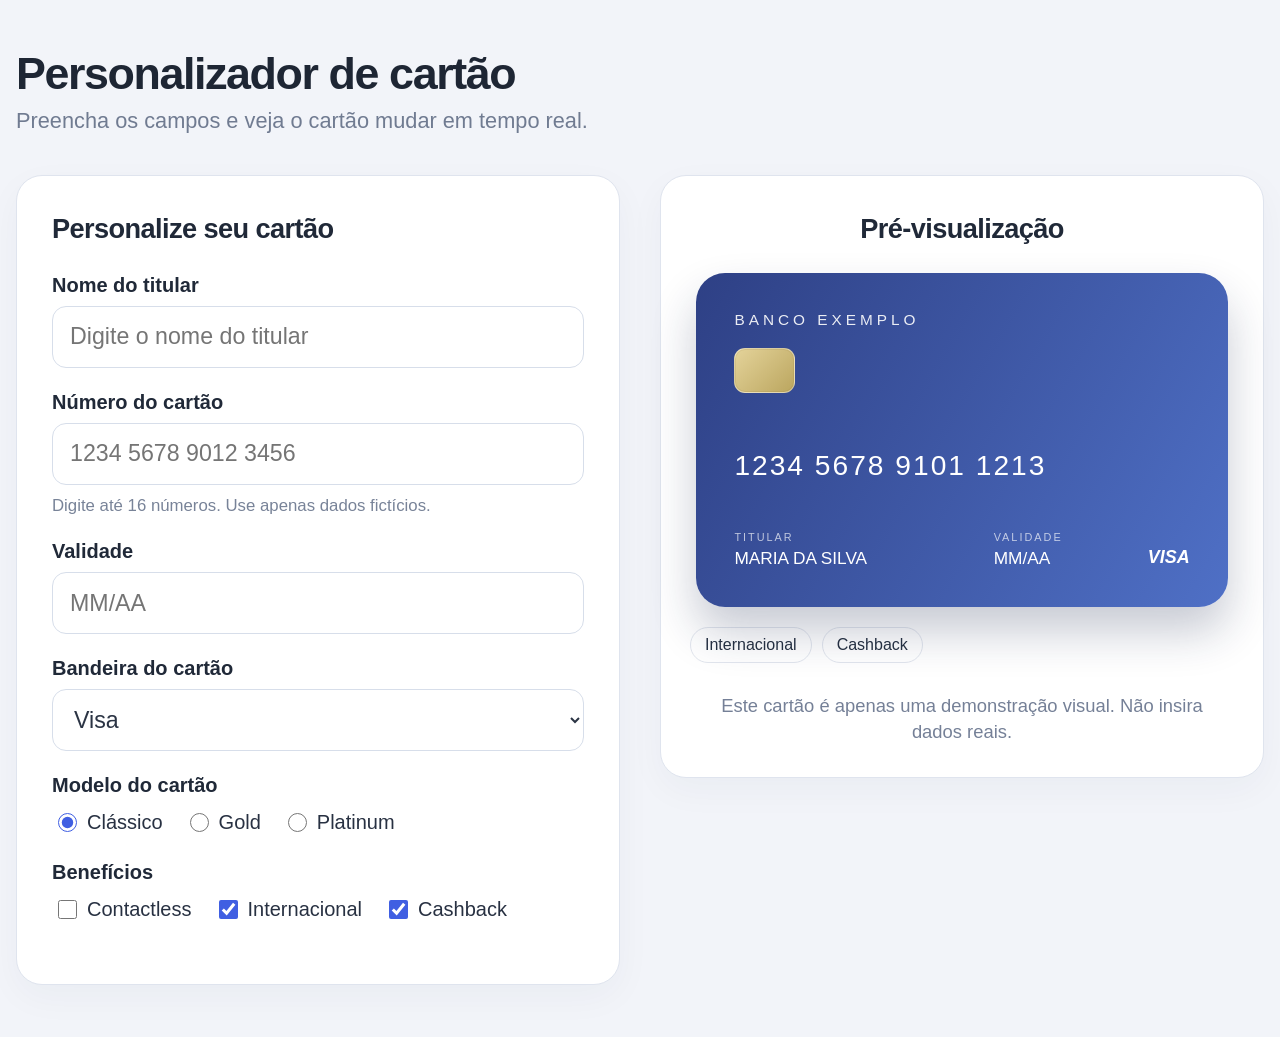
<file: Desenvolvimento Web 2/Prova 2 - Estudos/ex1/index.html>
<!DOCTYPE html>
<html lang="pt-BR">
<head>
  <meta charset="UTF-8">
  <meta name="viewport" content="width=device-width, initial-scale=1.0">
  <title>Personalizador de cartão</title>
  <link rel="stylesheet" href="style.css">
</head>
<body>
  <main class="pagina">
    <header class="cabecalho">
      <h1>Personalizador de cartão</h1>
      <p>Preencha os campos e veja o cartão mudar em tempo real.</p>
    </header>

    <div class="conteudo">
      <section class="painel painel-formulario" aria-labelledby="tituloFormulario">
        <h2 id="tituloFormulario">Personalize seu cartão</h2>

        <form id="formCartao">
          <div class="campo">
            <label for="nomeTitular">Nome do titular</label>
            <input
              type="text"
              id="nomeTitular"
              name="nomeTitular"
              value=""
              placeholder="Digite o nome do titular"
              autocomplete="off"
            >
          </div>

          <div class="campo">
            <label for="numeroCartao">Número do cartão</label>
            <input
              type="text"
              id="numeroCartao"
              name="numeroCartao"
              value=""
              placeholder="1234 5678 9012 3456"
              inputmode="numeric"
              maxlength="16"
              autocomplete="off"
            >
            <small>Digite até 16 números. Use apenas dados fictícios.</small>
          </div>

          <div class="campo">
            <label for="validadeCartao">Validade</label>
            <input
              type="text"
              id="validadeCartao"
              name="validadeCartao"
              placeholder="MM/AA"
              maxlength="5"
              autocomplete="off"
            >
          </div>

          <div class="campo">
            <label for="bandeiraCartao">Bandeira do cartão</label>
            <select id="bandeiraCartao" name="bandeiraCartao">
              <option value="visa" selected>Visa</option>
              <option value="mastercard">Mastercard</option>
              <option value="elo">Elo</option>
              <option value="amex">American Express</option>
            </select>
          </div>

          <fieldset class="grupo-opcoes">
            <legend>Modelo do cartão</legend>
            <div class="opcoes modelo-opcoes">
              <label class="opcao-radio" for="modeloClassico">
                <input type="radio" id="modeloClassico" name="modelo" value="classico" checked>
                <span>Clássico</span>
              </label>
              <label class="opcao-radio" for="modeloGold">
                <input type="radio" id="modeloGold" name="modelo" value="gold">
                <span>Gold</span>
              </label>
              <label class="opcao-radio" for="modeloPlatinum">
                <input type="radio" id="modeloPlatinum" name="modelo" value="platinum">
                <span>Platinum</span>
              </label>
            </div>
          </fieldset>

          <fieldset class="grupo-opcoes beneficios-opcoes">
            <legend>Benefícios</legend>
            <div class="opcoes">
              <label class="opcao-checkbox" for="beneficioContactless">
                <input type="checkbox" id="beneficioContactless" name="beneficios" value="contactless">
                <span>Contactless</span>
              </label>
              <label class="opcao-checkbox" for="beneficioInternacional">
                <input type="checkbox" id="beneficioInternacional" name="beneficios" value="internacional" checked>
                <span>Internacional</span>
              </label>
              <label class="opcao-checkbox" for="beneficioCashback">
                <input type="checkbox" id="beneficioCashback" name="beneficios" value="cashback" checked>
                <span>Cashback</span>
              </label>
            </div>
          </fieldset>
        </form>
      </section>

      <section class="painel painel-preview" aria-labelledby="tituloPreview">
        <h2 id="tituloPreview">Pré-visualização</h2>

        <!-- O JavaScript poderá trocar as classes classico, gold e platinum. -->
        <div class="cartao classico" id="cartaoPreview">
          <div class="cartao-topo">
            <span class="nome-banco">BANCO EXEMPLO</span>
            <div class="chip" aria-label="Chip do cartão"></div>
          </div>

          <div class="numero-preview" id="numeroPreview">1234 5678 9101 1213</div>

          <div class="cartao-rodape">
            <div class="info-cartao titular-info">
              <span class="rotulo-cartao">TITULAR</span>
              <span class="valor-cartao" id="titularPreview">MARIA DA SILVA</span>
            </div>
            <div class="info-cartao validade-info">
              <span class="rotulo-cartao">VALIDADE</span>
              <span class="valor-cartao" id="validadePreview">MM/AA</span>
            </div>
            <div class="bandeira-preview" id="bandeiraPreview">VISA</div>
          </div>
        </div>

        <div class="beneficios-preview" id="beneficiosPreview" aria-label="Benefícios selecionados">
          <span class="tag-beneficio" id="tagContactless" hidden>Contactless</span>
          <span class="tag-beneficio" id="tagInternacional">Internacional</span>
          <span class="tag-beneficio" id="tagCashback">Cashback</span>
        </div>

        <p class="aviso">Este cartão é apenas uma demonstração visual. Não insira dados reais.</p>
      </section>
    </div>
  </main>
  <script src="script.js"></script>
</body>
</html>
</file>
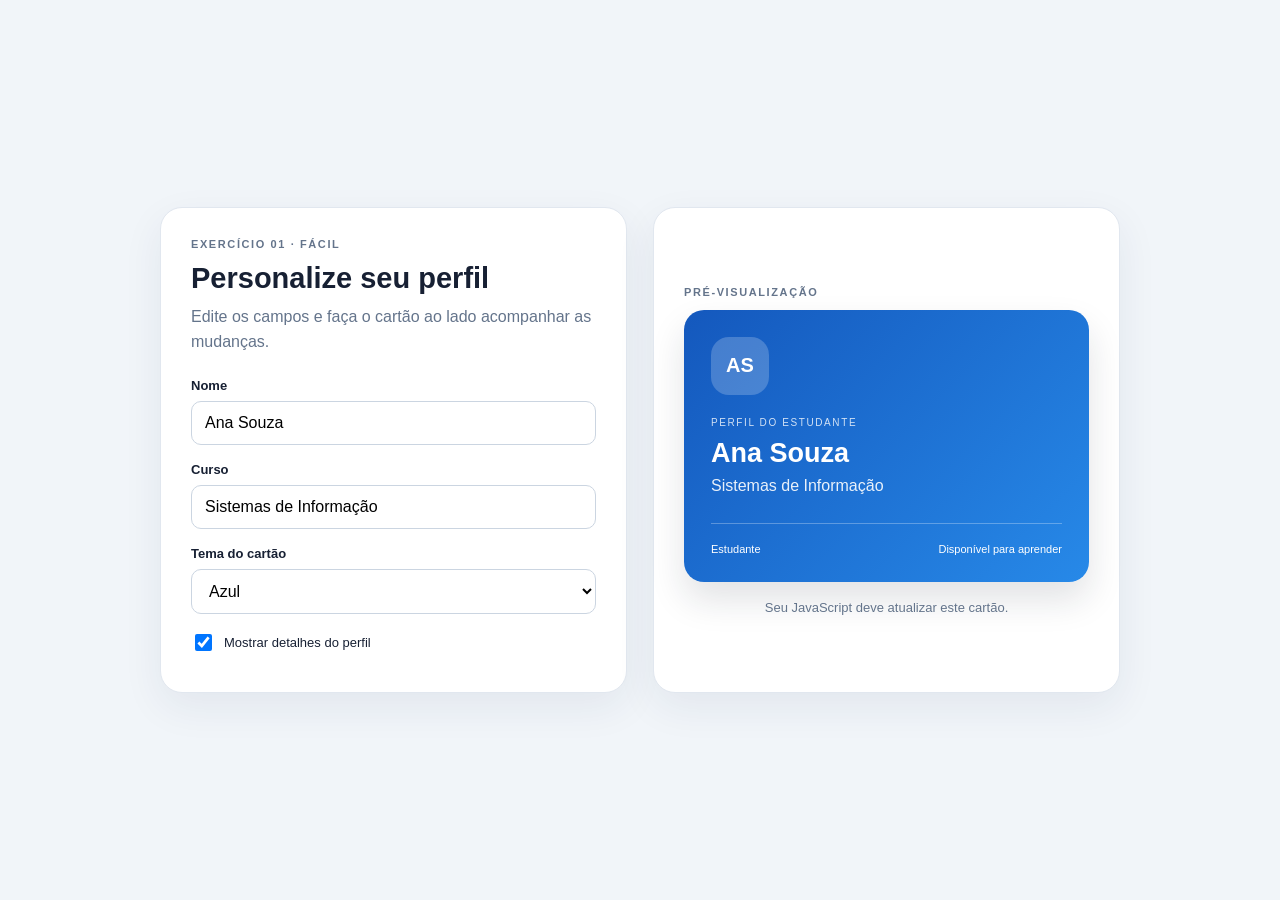
<file: Desenvolvimento Web 2/Prova 2 - Estudos/ex2/index.html>
<!doctype html>
<html lang="pt-BR">
<head>
  <meta charset="UTF-8">
  <meta name="viewport" content="width=device-width, initial-scale=1.0">
  <title>01 — Cartão de perfil</title>
  <link rel="stylesheet" href="style.css">
  <script src="script.js" defer></script>
</head>
<body>
  <main class="layout">
    <section class="painel">
      <p class="eyebrow">EXERCÍCIO 01 · FÁCIL</p>
      <h1>Personalize seu perfil</h1>
      <p class="intro">Edite os campos e faça o cartão ao lado acompanhar as mudanças.</p>
      <label for="nomePerfil">Nome</label>
      <input id="nomePerfil" type="text" placeholder="Ex.: Ana Souza" value="Ana Souza">
      <label for="cursoPerfil">Curso</label>
      <input id="cursoPerfil" type="text" placeholder="Ex.: Sistemas de Informação" value="Sistemas de Informação">
      <label for="temaPerfil">Tema do cartão</label>
      <select id="temaPerfil">
        <option value="azul">Azul</option>
        <option value="verde">Verde</option>
        <option value="roxo">Roxo</option>
      </select>
      <label class="check"><input id="detalhesPerfil" type="checkbox" checked> Mostrar detalhes do perfil</label>
    </section>
    <section class="preview-area">
      <p class="eyebrow">PRÉ-VISUALIZAÇÃO</p>
      <article id="cartaoPerfil" class="profile-card tema-azul">
        <div class="avatar">AS</div>
        <p class="card-label">PERFIL DO ESTUDANTE</p>
        <h2 id="nomePreview">Ana Souza</h2>
        <p id="cursoPreview" class="course">Sistemas de Informação</p>
        <div id="detalhesPreview" class="details"><span>Estudante</span><span>Disponível para aprender</span></div>
      </article>
      <p class="hint">Seu JavaScript deve atualizar este cartão.</p>
    </section>
  </main>
</body>
</html>
</file>
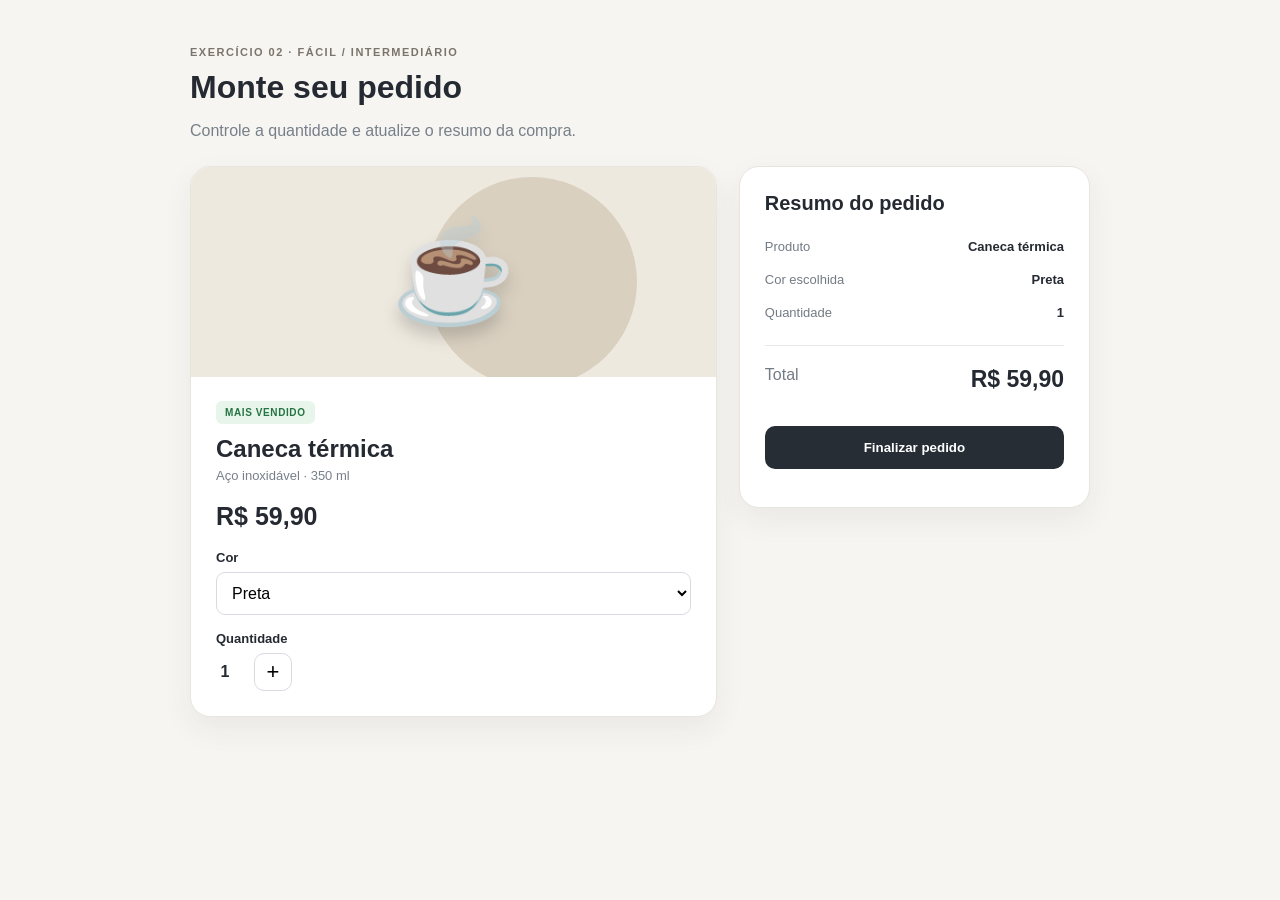
<file: Desenvolvimento Web 2/Prova 2 - Estudos/ex3/index.html>
<!doctype html>
<html lang="pt-BR">

<head>
  <meta charset="UTF-8">
  <meta name="viewport" content="width=device-width,initial-scale=1">
  <title>02 — Produto</title>
  <link rel="stylesheet" href="style.css">
  <script src="script.js" defer></script>
</head>

<body>
  <main class="shell">
    <header>
      <p class="eyebrow">EXERCÍCIO 02 · FÁCIL / INTERMEDIÁRIO</p>
      <h1>Monte seu pedido</h1>
      <p>Controle a quantidade e atualize o resumo da compra.</p>
    </header>
    <section class="product-layout">
      <article class="product-card">
        <div class="product-art"><span>☕</span>
          <div class="art-circle"></div>
        </div>
        <div class="product-info"><span class="tag">MAIS VENDIDO</span>
          <h2>Caneca térmica</h2>
          <p class="muted">Aço inoxidável · 350 ml</p>
          <p class="price">R$ 59,90</p><label for="corProduto">Cor</label><select id="corProduto">
            <option value="Preta">Preta</option>
            <option value="Branca">Branca</option>
            <option value="Verde">Verde</option>
          </select><label for="quantidadeProduto">Quantidade</label>
          <div class="quantity"><button id="diminuir" type="button" aria-label="Diminuir quantidade">−</button><output
              id="quantidadePreview">1</output><button id="aumentar" type="button"
              aria-label="Aumentar quantidade">+</button></div>
        </div>
      </article>
      <aside class="summary">
        <h2>Resumo do pedido</h2>
        <div class="line"><span>Produto</span><strong>Caneca térmica</strong></div>
        <div class="line"><span>Cor escolhida</span><strong id="corPreview">Preta</strong></div>
        <div class="line"><span>Quantidade</span><strong id="quantidadeResumo">1</strong></div>
        <div class="line total"><span>Total</span><strong id="totalPreview">R$ 59,90</strong></div><button
          id="finalizar" type="button" class="primary">Finalizar pedido</button>
        <p id="mensagemPedido" class="message" aria-live="polite"></p>
      </aside>
    </section>
  </main>
</body>

</html>
</file>
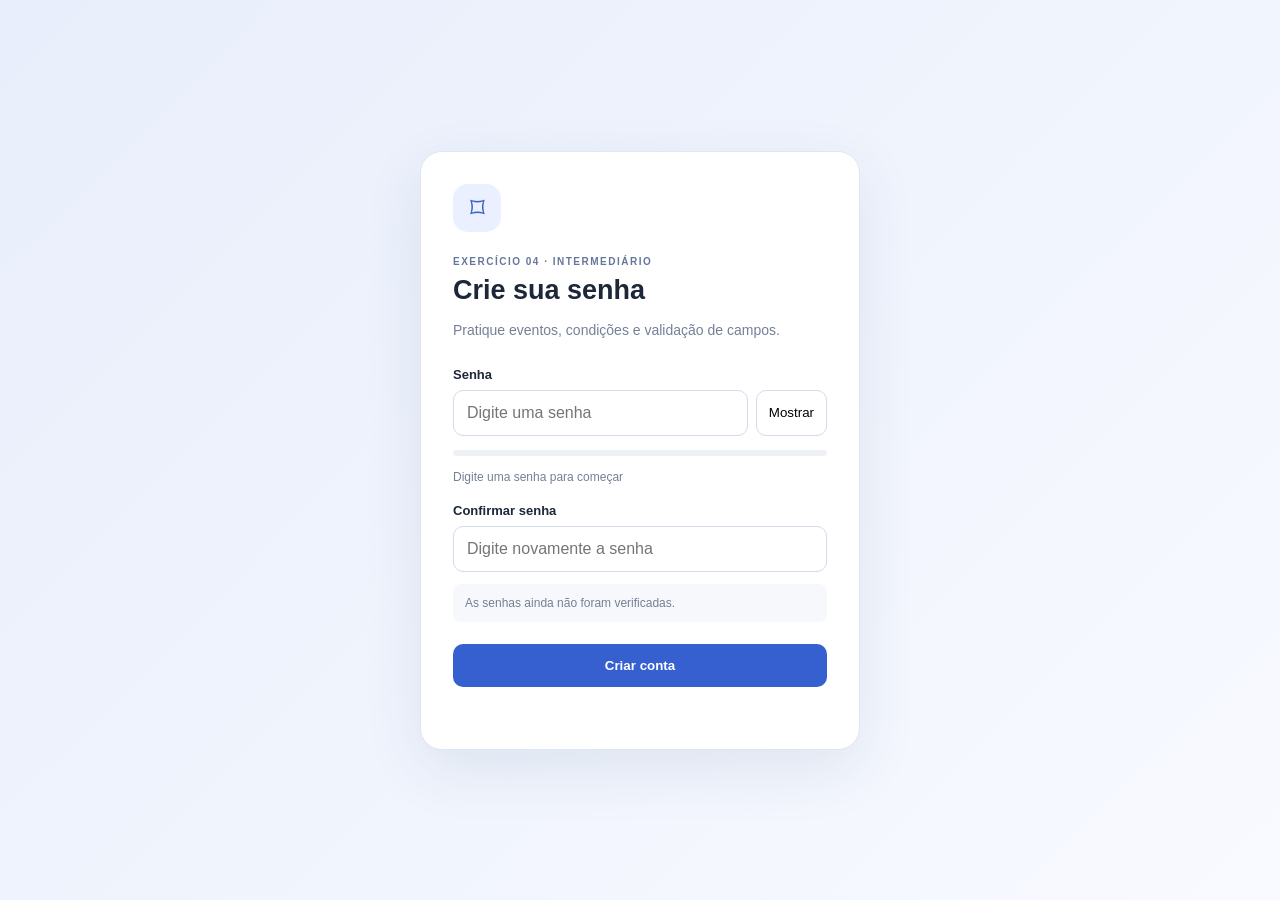
<file: Desenvolvimento Web 2/Prova 2 - Estudos/ex4/index.html>
<!doctype html>
<html lang="pt-BR">

<head>
  <meta charset="UTF-8">
  <meta name="viewport" content="width=device-width,initial-scale=1">
  <title>04 — Validador de senha</title>
  <link rel="stylesheet" href="style.css">
  <script src="script.js" defer></script>
</head>

<body>
  <main class="card">
    <div class="lock">⌑</div>
    <p class="eyebrow">EXERCÍCIO 04 · INTERMEDIÁRIO</p>
    <h1>Crie sua senha</h1>
    <p class="sub">Pratique eventos, condições e validação de campos.</p>
    <label for="senha">Senha</label>
    <div class="password-row"><input id="senha" type="password" placeholder="Digite uma senha"><button id="mostrarSenha"
        type="button">Mostrar</button></div>
    <div class="meter"><span id="barraForca"></span></div>
    <p id="forcaSenha" class="status">Digite uma senha para começar</p>
    <label for="confirmarSenha">Confirmar senha</label><input id="confirmarSenha" type="password"
      placeholder="Digite novamente a senha">
    <p id="mensagemConfirmacao" class="feedback">As senhas ainda não foram verificadas.</p>
    <button id="criarConta" class="primary" type="button">Criar conta</button>
    <p id="resultadoConta" class="result" aria-live="polite"></p>
  </main>
</body>

</html>
</file>
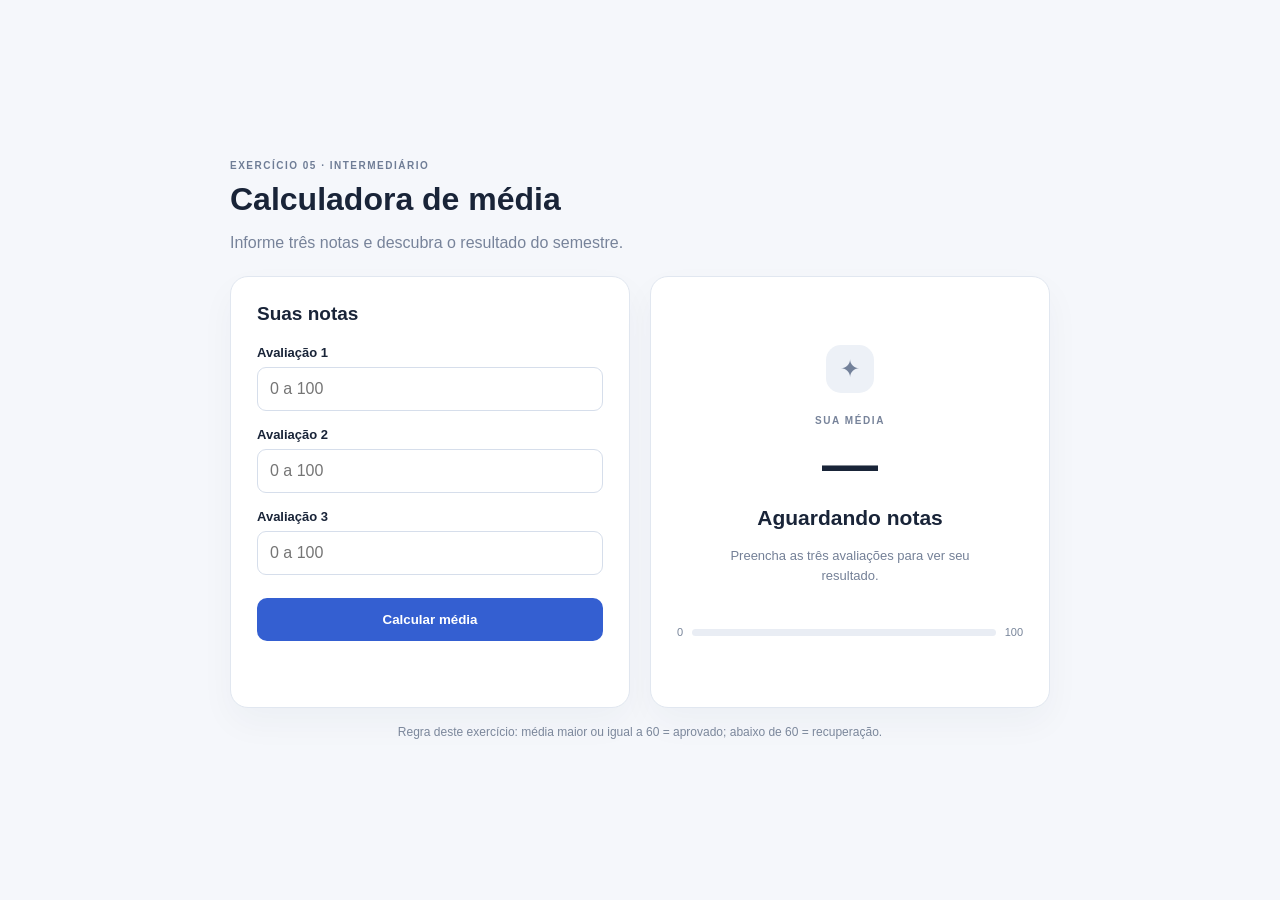
<file: Desenvolvimento Web 2/Prova 2 - Estudos/ex5/index.html>
<!doctype html>
<html lang="pt-BR">

<head>
  <meta charset="UTF-8">
  <meta name="viewport" content="width=device-width,initial-scale=1">
  <title>05 — Calculadora de notas</title>
  <link rel="stylesheet" href="style.css">

</head>

<body>
  <main class="wrap">
    <header>
      <p class="eyebrow">EXERCÍCIO 05 · INTERMEDIÁRIO</p>
      <h1>Calculadora de média</h1>
      <p>Informe três notas e descubra o resultado do semestre.</p>
    </header>
    <section class="grid">
      <form id="formNotas" class="form-card">
        <h2>Suas notas</h2>
        <label for="nota1">Avaliação 1</label>
        <input id="nota1" type="number" min="0" max="100"
          step="0.1" placeholder="0 a 100">
        <label for="nota2">Avaliação 2</label>
        <input id="nota2" type="number" min="0"
          max="100" step="0.1" placeholder="0 a 100">
          <label for="nota3">Avaliação 3</label>
          <input id="nota3"
          type="number" min="0" max="100" step="0.1" placeholder="0 a 100">
          <button type="submit">Calcular média</button>
        <p id="erroNotas" aria-live="polite"></p>
      </form>
      <aside id="resultadoCard" class="result-card estado-inicial">
        <div class="result-icon">✦</div>
        <p class="label">SUA MÉDIA</p><strong id="mediaPreview">—</strong>
        <h2 id="situacaoPreview">Aguardando notas</h2>
        <p id="mensagemPreview">Preencha as três avaliações para ver seu resultado.</p>
        <div class="scale"><span>0</span>
          <div><i id="progressoMedia"></i></div><span>100</span>
        </div>
      </aside>
    </section>
    <p class="footnote">Regra deste exercício: média maior ou igual a 60 = aprovado; abaixo de 60 = recuperação.</p>
  </main>
   <script src="script.js" defer></script>
</body>

</html>
</file>
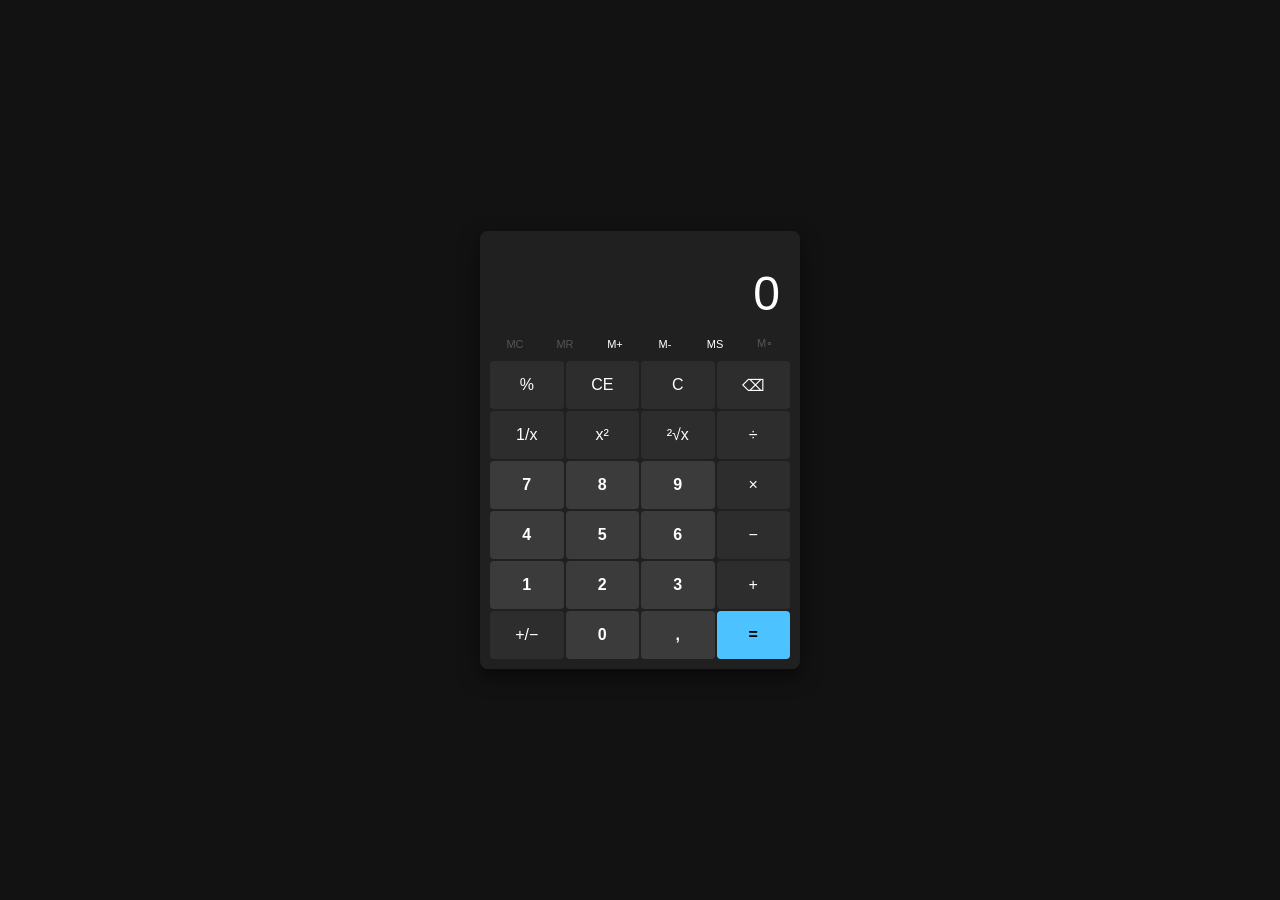
<file: Desenvolvimento Web 2/Prova 2 - Estudos/ex6/index.html>
<!DOCTYPE html>
<html lang="pt-BR">
<head>
    <meta charset="UTF-8">
    <meta name="viewport" content="width=device-width, initial-scale=1.0">
    <title>Calculadora</title>
    <link rel="stylesheet" href="style.css">
</head>
<body>

    <div class="calculadora">
        <!-- Visor -->
        <div class="visor">
            <span id="quantidadPreview">0</span>
        </div>

        <!-- Linha de Memória -->
        <div class="linha-memoria">
            <button class="btn-memoria desativado">MC</button>
            <button class="btn-memoria desativado">MR</button>
            <button class="btn-memoria">M+</button>
            <button class="btn-memoria">M-</button>
            <button class="btn-memoria">MS</button>
            <button class="btn-memoria desativado">M&#x2218;</button>
        </div>

        <!-- Grade de Botões -->
        <div class="teclado">
            <!-- Linha 1 -->
            <button class="btn-acao" id="porcentagem">%</button>
            <button class="btn-acao" id="ce">CE</button>
            <button class="btn-acao" id="c">C</button>
            <button class="btn-acao" id="backspace">&#x232B;</button>

            <!-- Linha 2 -->
            <button class="btn-acao" id="inverso">1/x</button>
            <button class="btn-acao" id="quadrado">x²</button>
            <button class="btn-acao" id="raiz">&sup2;&radic;x</button>
            <button class="btn-operador" data-op="/">÷</button>

            <!-- Linha 3 -->
            <button class="btn-num" data-valor="7">7</button>
            <button class="btn-num" data-valor="8">8</button>
            <button class="btn-num" data-valor="9">9</button>
            <button class="btn-operador" data-op="*">×</button>

            <!-- Linha 4 -->
            <button class="btn-num" data-valor="4">4</button>
            <button class="btn-num" data-valor="5">5</button>
            <button class="btn-num" data-valor="6">6</button>
            <button class="btn-operador" data-op="-">−</button>

            <!-- Linha 5 -->
            <button class="btn-num" data-valor="1">1</button>
            <button class="btn-num" data-valor="2">2</button>
            <button class="btn-num" data-valor="3">3</button>
            <button class="btn-operador" data-op="+">+</button>

            <!-- Linha 6 -->
            <button class="btn-acao" id="mais-menos">+/−</button>
            <button class="btn-num" data-valor="0">0</button>
            <button class="btn-num" id="ponto" data-valor=",">,</button>
            <button class="btn-igual" id="igual">=</button>
        </div>
    </div>

    <script src="script.js"></script>
</body>
</html>
</file>
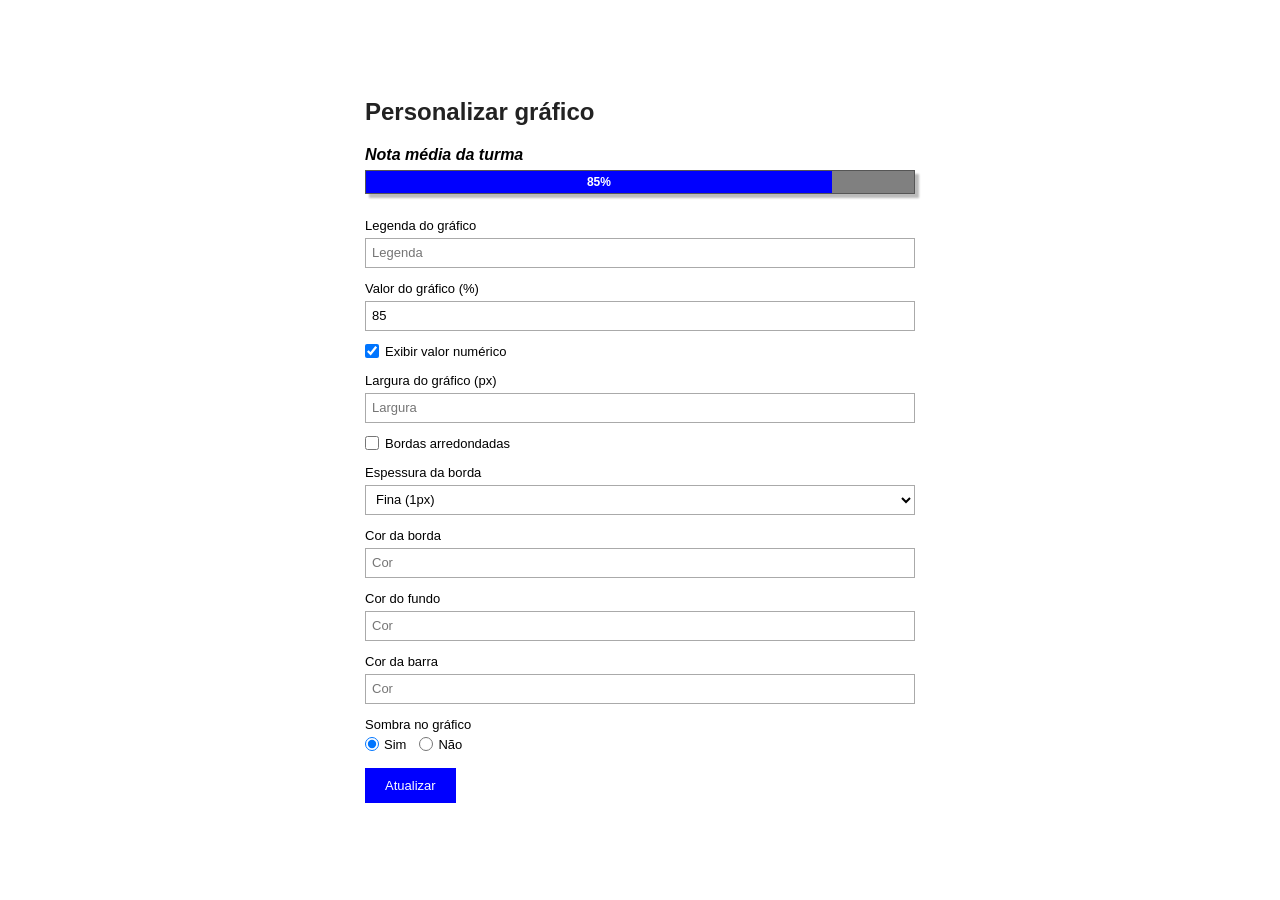
<file: Desenvolvimento Web 2/Prova 2 - Estudos/Prova/index.html>
<!DOCTYPE html>
<html lang="en">
    <head>
        <meta charset="UTF-8">
        <meta name="viewport" content="width=device-width, initial-scale=1.0">
        <title>Prova 2</title>
        <link rel="stylesheet" href="style.css">
    </head>
    <body>
        <main class="container">

            <h2>Personalizar gráfico</h2>
        
        <div class="preview">
            <h4 id="legendaG">Nota média da turma</h4>

            <div id="barra">
                <div id="progresso">
                    <span id="valorG">85%</span>
                </div>
            </div>
        </div>

        <div class="campo">
            <label for="legenda">Legenda do gráfico</label>
            <input type="text" id="legenda" placeholder="Legenda">
        </div>

        <div class="campo">
            <label for="valor">Valor do gráfico (%)</label>
            <input type="number" id="valor" value="85">
        </div>

        <div class="opcao">
            <input type="checkbox" id="numero" checked>
            <label for="numero">Exibir valor numérico</label>
        </div>

        <div class="campo">
            <label for="largura">Largura do gráfico (px)</label>
            <input type="number" id="largura" placeholder="Largura">
        </div>

        <div class="opcao">
            <input type="checkbox" id="arredondado">
            <label for="arredondado">Bordas arredondadas</label>
        </div>

        <div class="campo">
            <label for="espessura">Espessura da borda</label>
            <select id="espessura">
                <option value="1px">Fina (1px)</option>
                <option value="3px">Média (3px)</option>
                <option value="5px">Grossa (5px)</option>
            </select>
        </div>

        <div class="campo">
            <label for="borda">Cor da borda</label>
            <input type="text" id="borda" placeholder="Cor">
        </div>

        <div class="campo">
            <label for="fundo">Cor do fundo</label>
            <input type="text" id="fundo" placeholder="Cor">
        </div>

        <div class="campo">
            <label for="barra">Cor da barra</label>
            <input type="text" id="corBarra" placeholder="Cor">
        </div>

        <div class="radio">
            <label>Sombra no gráfico</label>
            <div>
                <input type="radio" name="sombra" id="sim" checked>
                <label for="sim">Sim</label>

                <input type="radio" name="sombra" id="nao">
                <label for="nao">Não</label>
            </div>
        </div>

        <button type="button" id="btn">Atualizar</button>

        </main>
        <script src="script.js"></script>
    </body>
</html>
</file>
<file: Desenvolvimento Web 2/Prova 2 - Estudos/ex1/style.css>
:root {
  font-family: Arial, Helvetica, sans-serif;
  color: #202938;
  background: #f2f4f9;
  font-synthesis: none;
  text-rendering: optimizeLegibility;
  -webkit-font-smoothing: antialiased;
  --azul: #4058b4;
  --borda: #dfe4ee;
  --texto-secundario: #707b91;
}

* {
  box-sizing: border-box;
}

body {
  margin: 0;
  min-width: 320px;
  background: #f2f4f9;
}

.pagina {
  width: min(1500px, 100%);
  margin: 0 auto;
  padding: 48px 16px 52px;
}

.cabecalho {
  margin-bottom: 38px;
}

.cabecalho h1 {
  margin: 0 0 8px;
  color: #1e2634;
  font-size: clamp(2rem, 3.5vw, 3.1rem);
  line-height: 1.12;
  letter-spacing: -1.4px;
  font-weight: 750;
}

.cabecalho p {
  margin: 0;
  color: var(--texto-secundario);
  font-size: clamp(1rem, 1.7vw, 1.45rem);
  line-height: 1.4;
}

.conteudo {
  display: grid;
  grid-template-columns: minmax(0, 1fr) minmax(0, 1fr);
  align-items: start;
  gap: 40px;
}

.painel {
  min-width: 0;
  padding: 36px 35px;
  border: 1px solid var(--borda);
  border-radius: 26px;
  background: #fff;
  box-shadow: 0 12px 36px rgb(31 45 75 / 4%);
}

.painel h2 {
  margin: 0 0 28px;
  color: #202938;
  text-align: center;
  font-size: 1.7rem;
  line-height: 1.25;
  letter-spacing: -0.6px;
}

.painel-formulario h2 {
  text-align: left;
}

.campo {
  display: flex;
  flex-direction: column;
  gap: 9px;
  margin-bottom: 23px;
}

.campo label,
.grupo-opcoes legend {
  color: #202938;
  font-size: 1.25rem;
  font-weight: 700;
}

.campo input,
.campo select {
  width: 100%;
  height: 62px;
  padding: 0 17px;
  border: 1.5px solid #d7deea;
  border-radius: 14px;
  outline: none;
  background-color: #fff;
  color: #2b3444;
  font: inherit;
  font-size: 1.45rem;
  transition: border-color 150ms ease, box-shadow 150ms ease;
}

.campo select {
  cursor: pointer;
}

.campo input:focus,
.campo select:focus {
  border-color: #526be0;
  box-shadow: 0 0 0 3px rgb(82 107 224 / 13%);
}

.campo small {
  margin-top: 1px;
  color: #788398;
  font-size: 1.05rem;
  line-height: 1.35;
}

.grupo-opcoes {
  min-width: 0;
  margin: 0 0 25px;
  padding: 0;
  border: 0;
}

.grupo-opcoes legend {
  margin-bottom: 12px;
  padding: 0;
}

.opcoes {
  display: flex;
  flex-wrap: wrap;
  align-items: center;
  column-gap: 27px;
  row-gap: 12px;
  padding-left: 6px;
}

.opcao-radio,
.opcao-checkbox {
  display: inline-flex;
  align-items: center;
  gap: 10px;
  color: #283142;
  font-size: 1.25rem;
  line-height: 1.35;
  cursor: pointer;
  white-space: nowrap;
}

.opcao-radio input,
.opcao-checkbox input {
  width: 19px;
  height: 19px;
  margin: 0;
  accent-color: #405fe2;
  cursor: pointer;
  flex: 0 0 auto;
}

.painel-preview {
  padding: 36px 35px 32px;
}

.painel-preview h2 {
  margin-bottom: 27px;
}

.cartao {
  position: relative;
  display: flex;
  flex-direction: column;
  justify-content: space-between;
  width: 100%;
  aspect-ratio: 1.59 / 1;
  min-height: 260px;
  padding: clamp(26px, 3vw, 42px);
  overflow: hidden;
  border-radius: 29px;
  color: #fff;
  background: linear-gradient(120deg, #2e4085 0%, #4f70c6 100%);
  box-shadow: 0 25px 45px rgb(26 39 76 / 24%);
  transition: background 250ms ease, color 250ms ease;
}

.cartao.classico {
  background: linear-gradient(120deg, #2e4085 0%, #4f70c6 100%);
  color: #fff;
}

.cartao.gold {
  background: linear-gradient(120deg, #8e6a25 0%, #d9b85f 52%, #ad873b 100%);
  color: #fffdf6;
}

.cartao.platinum {
  background: linear-gradient(120deg, #555d6a 0%, #aeb5c0 54%, #717987 100%);
  color: #fff;
}

.cartao-topo {
  display: flex;
  flex-direction: column;
  align-items: flex-start;
  gap: 19px;
}

.nome-banco {
  font-size: clamp(0.75rem, 1.2vw, 1.05rem);
  font-weight: 500;
  letter-spacing: 4px;
  white-space: nowrap;
  opacity: 0.9;
}

.chip {
  width: 61px;
  height: 45px;
  flex: 0 0 auto;
  border: 1px solid rgb(255 255 255 / 36%);
  border-radius: 11px;
  background: linear-gradient(135deg, #e4d39a, #bba65f);
  box-shadow: inset 0 0 0 1px rgb(120 93 35 / 10%);
}

.numero-preview {
  margin: 12px 0 4px;
  font-size: clamp(1.1rem, 2.2vw, 2.1rem);
  font-weight: 400;
  letter-spacing: 2px;
  white-space: nowrap;
  font-variant-numeric: tabular-nums;
}

.cartao-rodape {
  display: grid;
  grid-template-columns: minmax(0, 1.4fr) minmax(75px, 0.8fr) auto;
  align-items: end;
  gap: 14px;
}

.info-cartao {
  display: flex;
  flex-direction: column;
  min-width: 0;
  gap: 5px;
}

.rotulo-cartao {
  color: currentColor;
  font-size: clamp(0.55rem, 0.85vw, 0.78rem);
  letter-spacing: 2px;
  opacity: 0.68;
}

.valor-cartao {
  overflow: hidden;
  font-size: clamp(0.75rem, 1.35vw, 1.13rem);
  font-weight: 400;
  text-overflow: ellipsis;
  white-space: nowrap;
}

.bandeira-preview {
  align-self: end;
  padding-bottom: 1px;
  font-size: clamp(0.9rem, 1.4vw, 1.2rem);
  font-weight: 800;
  font-style: italic;
  text-align: right;
  white-space: nowrap;
}

.beneficios-preview {
  display: flex;
  flex-wrap: wrap;
  gap: 10px;
  margin: 20px 0 0 -6px;
}

.tag-beneficio {
  display: inline-flex;
  align-items: center;
  min-height: 36px;
  padding: 7px 14px;
  border: 1px solid #e2e6ee;
  border-radius: 999px;
  color: #263142;
  background: #fff;
  font-size: 1rem;
}

.tag-beneficio[hidden] {
  display: none;
}

.aviso {
  max-width: 580px;
  margin: 30px auto 0;
  color: #758097;
  font-size: 1.15rem;
  line-height: 1.4;
  text-align: center;
}

@media (max-width: 1050px) {
  .conteudo {
    gap: 22px;
  }

  .painel {
    padding: 28px 24px;
    border-radius: 22px;
  }

  .cartao {
    min-height: 230px;
    padding: 27px;
    border-radius: 23px;
  }

  .opcoes {
    column-gap: 18px;
  }

  .opcao-radio,
  .opcao-checkbox {
    font-size: 1.05rem;
  }
}

@media (max-width: 760px) {
  .pagina {
    padding: 30px 14px;
  }

  .cabecalho {
    margin-bottom: 25px;
  }

  .cabecalho h1 {
    letter-spacing: -0.8px;
  }

  .conteudo {
    grid-template-columns: 1fr;
    gap: 22px;
  }

  .painel {
    padding: 25px 22px;
  }

  .painel h2 {
    font-size: 1.45rem;
    margin-bottom: 23px;
  }

  .campo label,
  .grupo-opcoes legend {
    font-size: 1.1rem;
  }

  .campo input,
  .campo select {
    height: 54px;
    font-size: 1.15rem;
  }

  .campo small {
    font-size: 0.95rem;
  }

  .cartao {
    min-height: 0;
    padding: clamp(18px, 5vw, 30px);
    border-radius: 19px;
  }

  .nome-banco {
    letter-spacing: 2.5px;
  }

  .chip {
    width: 48px;
    height: 34px;
    border-radius: 8px;
  }

  .cartao-rodape {
    grid-template-columns: minmax(0, 1.4fr) minmax(60px, 0.8fr) auto;
    gap: 8px;
  }

  .rotulo-cartao {
    letter-spacing: 1px;
  }

  .beneficios-preview {
    margin-top: 15px;
  }

  .aviso {
    margin-top: 22px;
    font-size: 1rem;
  }
}

@media (max-width: 380px) {
  .painel {
    padding: 21px 16px;
  }

  .opcoes {
    column-gap: 12px;
    padding-left: 1px;
  }

  .opcao-radio,
  .opcao-checkbox {
    gap: 6px;
    font-size: 0.95rem;
  }

  .cartao {
    padding: 16px;
  }

  .cartao-rodape {
    grid-template-columns: minmax(0, 1fr) minmax(55px, auto) auto;
    gap: 6px;
  }

  .valor-cartao {
    font-size: 0.68rem;
  }
}
</file>
<file: Desenvolvimento Web 2/Prova 2 - Estudos/ex2/style.css>
* {
    box-sizing: border-box
}

body {
    margin: 0;
    min-height: 100vh;
    font-family: Inter, Segoe UI, Arial, sans-serif;
    background: #f1f5f9;
    color: #172033;
    display: grid;
    place-items: center;
    padding: 28px
}

.layout {
    width: min(960px, 100%);
    display: grid;
    grid-template-columns: 1fr 1fr;
    gap: 26px
}

.painel,
.preview-area {
    background: white;
    border: 1px solid #e1e7ef;
    border-radius: 22px;
    padding: 30px;
    box-shadow: 0 14px 40px #1b315012
}

.eyebrow {
    font-size: 11px;
    letter-spacing: 1.6px;
    font-weight: 800;
    color: #64748b;
    margin: 0 0 12px
}

.painel h1 {
    font-size: 29px;
    margin: 0 0 10px
}

.intro {
    color: #64748b;
    line-height: 1.55;
    margin: 0 0 24px
}

label {
    display: block;
    font-weight: 700;
    font-size: 13px;
    margin: 17px 0 8px
}

input[type=text],
select {
    width: 100%;
    padding: 12px 13px;
    border: 1px solid #cbd5e1;
    border-radius: 10px;
    background: #fff;
    font: inherit;
    outline: none
}

input:focus,
select:focus {
    border-color: #3b82f6;
    box-shadow: 0 0 0 3px #3b82f620
}

.check {
    display: flex;
    align-items: center;
    gap: 9px;
    font-weight: 500
}

.check input {
    width: 17px;
    height: 17px
}

.preview-area {
    display: flex;
    flex-direction: column;
    justify-content: center
}

.profile-card {
    border-radius: 20px;
    color: white;
    padding: 27px;
    min-height: 270px;
    box-shadow: 0 18px 35px #17203320;
    transition: background .2s
}

.tema-azul {
    background: linear-gradient(135deg, #1458bd, #2789e8)
}

.tema-verde {
    background: linear-gradient(135deg, #087f5b, #34b879)
}

.tema-roxo {
    background: linear-gradient(135deg, #5b35b5, #9872ed)
}

.avatar {
    width: 58px;
    height: 58px;
    border-radius: 18px;
    background: #ffffff35;
    display: grid;
    place-items: center;
    font-size: 20px;
    font-weight: 800;
    margin-bottom: 22px
}

.card-label {
    font-size: 10px;
    letter-spacing: 1.6px;
    opacity: .8
}

.profile-card h2 {
    font-size: 27px;
    margin: 8px 0
}

.course {
    margin: 0;
    opacity: .9
}

.details {
    display: flex;
    justify-content: space-between;
    gap: 12px;
    border-top: 1px solid #ffffff48;
    padding-top: 19px;
    margin-top: 28px;
    font-size: 11px
}

.hint {
    color: #64748b;
    font-size: 13px;
    text-align: center;
    margin: 18px 0 0
}

@media(max-width:720px) {
    .layout {
        grid-template-columns: 1fr
    }

    .painel,
    .preview-area {
        padding: 23px
    }
}
</file>
<file: Desenvolvimento Web 2/Prova 2 - Estudos/ex3/style.css>
* {
    box-sizing: border-box
}

body {
    margin: 0;
    background: #f6f5f2;
    color: #252a32;
    font-family: Inter, Segoe UI, Arial, sans-serif;
    padding: 35px 20px
}

.shell {
    width: min(900px, 100%);
    margin: auto
}

header {
    margin-bottom: 26px
}

.eyebrow {
    font-size: 11px;
    letter-spacing: 1.5px;
    color: #7b746b;
    font-weight: 800
}

h1 {
    font-size: 32px;
    margin: 8px 0
}

header p:last-child,
.muted {
    color: #777f89
}

.product-layout {
    display: grid;
    grid-template-columns: 1.2fr .8fr;
    gap: 22px
}

.product-card,
.summary {
    background: white;
    border: 1px solid #e8e5df;
    border-radius: 20px;
    overflow: hidden;
    box-shadow: 0 12px 30px #302b2010
}

.product-art {
    height: 210px;
    background: #eee9df;
    position: relative;
    display: grid;
    place-items: center;
    overflow: hidden
}

.product-art span {
    font-size: 100px;
    z-index: 1;
    filter: drop-shadow(0 10px 8px #2223)
}

.art-circle {
    position: absolute;
    width: 210px;
    height: 210px;
    border-radius: 50%;
    background: #d9d0c0;
    right: 15%;
    top: 10px
}

.product-info {
    padding: 25px
}

.tag {
    font-size: 10px;
    background: #e8f5eb;
    color: #267344;
    padding: 6px 9px;
    border-radius: 6px;
    font-weight: 800;
    letter-spacing: .6px
}

.product-info h2 {
    margin: 15px 0 5px
}

.muted {
    font-size: 13px;
    margin: 0
}

.price {
    font-weight: 800;
    font-size: 25px;
    margin: 19px 0
}

label {
    display: block;
    font-size: 13px;
    font-weight: 700;
    margin: 16px 0 7px
}

select {
    width: 100%;
    padding: 11px;
    border: 1px solid #d7dbe1;
    border-radius: 9px;
    background: white;
    font: inherit
}

.quantity {
    display: flex;
    align-items: center;
    gap: 20px
}

.quantity button {
    width: 38px;
    height: 38px;
    border: 1px solid #d7dbe1;
    border-radius: 10px;
    background: white;
    font-size: 22px;
    cursor: pointer
}

.quantity output {
    font-weight: 800;
    min-width: 18px;
    text-align: center
}

.summary {
    padding: 25px;
    height: max-content
}

.summary h2 {
    font-size: 20px;
    margin: 0 0 24px
}

.line {
    display: flex;
    justify-content: space-between;
    gap: 12px;
    font-size: 13px;
    margin: 18px 0;
    color: #737b85
}

.line strong {
    color: #252a32;
    text-align: right
}

.total {
    border-top: 1px solid #e6e8eb;
    padding-top: 20px;
    margin-top: 25px;
    font-size: 16px
}

.total strong {
    font-size: 23px
}

.primary {
    width: 100%;
    border: 0;
    border-radius: 10px;
    background: #272d35;
    color: white;
    font-weight: 700;
    padding: 14px;
    margin-top: 15px;
    cursor: pointer
}

.message {
    font-size: 13px;
    color: #267344;
    line-height: 1.4
}

@media(max-width:680px) {
    .product-layout {
        grid-template-columns: 1fr
    }

    .product-art {
        height: 170px
    }
}
</file>
<file: Desenvolvimento Web 2/Prova 2 - Estudos/ex4/style.css>
* {
    box-sizing: border-box
}

body {
    margin: 0;
    min-height: 100vh;
    background: linear-gradient(135deg, #e8eefb, #f8faff);
    font-family: Inter, Segoe UI, Arial, sans-serif;
    display: grid;
    place-items: center;
    padding: 22px;
    color: #1d2738
}

.card {
    width: min(440px, 100%);
    background: white;
    border: 1px solid #e0e7f2;
    border-radius: 22px;
    padding: 32px;
    box-shadow: 0 20px 60px #233e6d18
}

.lock {
    height: 48px;
    width: 48px;
    background: #eaf0ff;
    color: #3d63c9;
    border-radius: 15px;
    display: grid;
    place-items: center;
    font-size: 29px
}

.eyebrow {
    font-size: 10px;
    letter-spacing: 1.5px;
    color: #66779c;
    font-weight: 800;
    margin: 24px 0 8px
}

h1 {
    margin: 0;
    font-size: 27px
}

.sub {
    color: #758096;
    line-height: 1.5;
    font-size: 14px;
    margin-bottom: 26px
}

label {
    display: block;
    font-size: 13px;
    font-weight: 700;
    margin: 17px 0 8px
}

.password-row {
    display: flex;
    gap: 8px
}

input {
    width: 100%;
    min-width: 0;
    border: 1px solid #d4dbea;
    border-radius: 10px;
    padding: 13px;
    font: inherit;
    outline: none
}

input:focus {
    border-color: #547be0;
    box-shadow: 0 0 0 3px #547be018
}

.password-row button {
    border: 1px solid #d4dbea;
    background: white;
    border-radius: 10px;
    padding: 0 12px;
    cursor: pointer
}

.meter {
    height: 6px;
    background: #edf0f5;
    border-radius: 10px;
    margin-top: 14px;
    overflow: hidden
}

.meter span {
    display: block;
    width: 0;
    height: 100%;
    background: #cbd5e1;
    transition: width .2s
}

.status,
.feedback,
.result {
    font-size: 12px;
    color: #758096;
    min-height: 18px;
    line-height: 1.5
}

.feedback {
    padding: 10px 12px;
    border-radius: 8px;
    background: #f6f8fb
}

.primary {
    width: 100%;
    border: 0;
    border-radius: 10px;
    padding: 14px;
    color: white;
    background: #365fd0;
    font-weight: 800;
    margin-top: 10px;
    cursor: pointer
}

.result {
    margin-bottom: 0
}

.fraca {
    background: #e05252 !important;
    width: 33% !important;
}

.media {
    background: #e6a23c !important;
    width: 66% !important;
}

.forte {
    background: #24a36a !important;
    width: 100% !important;
}

.erro {
    color: #c03945 !important
}

.sucesso {
    color: #14804a !important
}
</file>
<file: Desenvolvimento Web 2/Prova 2 - Estudos/ex5/style.css>
* {
    box-sizing: border-box
}

body {
    margin: 0;
    min-height: 100vh;
    background: #f5f7fb;
    color: #192438;
    font-family: Inter, Segoe UI, Arial, sans-serif;
    display: grid;
    place-items: center;
    padding: 28px
}

.wrap {
    width: min(820px, 100%)
}

header {
    margin-bottom: 24px
}

.eyebrow {
    font-size: 10px;
    letter-spacing: 1.5px;
    color: #6f7d96;
    font-weight: 800
}

h1 {
    font-size: 32px;
    margin: 8px 0
}

header p:last-child {
    color: #77839a
}

.grid {
    display: grid;
    grid-template-columns: 1fr 1fr;
    gap: 20px
}

.form-card,
.result-card {
    background: white;
    border: 1px solid #e1e7f0;
    border-radius: 18px;
    padding: 26px;
    box-shadow: 0 15px 35px #2439580a
}

.form-card h2 {
    margin: 0 0 20px;
    font-size: 19px
}

label {
    display: block;
    font-weight: 700;
    font-size: 13px;
    margin: 16px 0 7px
}

input {
    width: 100%;
    border: 1px solid #d6deeb;
    padding: 12px;
    border-radius: 9px;
    font: inherit
}

input:focus {
    outline: 2px solid #dce7ff;
    border-color: #6588d9
}

.form-card button {
    width: 100%;
    margin-top: 23px;
    border: 0;
    background: #345fd1;
    color: white;
    border-radius: 10px;
    padding: 14px;
    font-weight: 800;
    cursor: pointer
}

.form-card #erroNotas {
    font-size: 12px;
    color: #c03745;
    min-height: 16px
}

.result-card {
    text-align: center;
    display: flex;
    flex-direction: column;
    align-items: center;
    justify-content: center;
    min-height: 425px;
    transition: background .2s
}

.result-icon {
    width: 48px;
    height: 48px;
    display: grid;
    place-items: center;
    border-radius: 15px;
    background: #edf1f7;
    color: #73819a;
    font-size: 24px
}

.label {
    font-size: 10px;
    letter-spacing: 1.6px;
    color: #77839a;
    font-weight: 800;
    margin: 22px 0 7px
}

.result-card strong {
    font-size: 56px;
    line-height: 1.1
}

.result-card h2 {
    font-size: 21px;
    margin: 12px 0 3px
}

.result-card>p:not(.label) {
    color: #748097;
    font-size: 13px;
    line-height: 1.5;
    max-width: 260px
}

.scale {
    display: flex;
    align-items: center;
    gap: 9px;
    width: 100%;
    font-size: 11px;
    color: #78859a;
    margin-top: 28px
}

.scale div {
    height: 7px;
    background: #e9edf4;
    flex: 1;
    border-radius: 10px;
    overflow: hidden
}

.scale i {
    display: block;
    height: 100%;
    width: 0;
    background: #9aa7bd;
    border-radius: 10px
}

.aprovado {
    background: #f1fbf5;
    border-color: #c4ead2
}

.aprovado .result-icon {
    background: #d9f6e4;
    color: #16824a
}

.aprovado strong,
.aprovado h2 {
    color: #16824a
}

.aprovado .scale i {
    background: #22a260
}

.recuperacao {
    background: #fff8ee;
    border-color: #f2d7ad
}

.recuperacao .result-icon {
    background: #ffedcf;
    color: #b36b12
}

.recuperacao strong,
.recuperacao h2 {
    color: #b36b12
}

.recuperacao .scale i {
    background: #e6a23c
}

.footnote {
    text-align: center;
    color: #7b879b;
    font-size: 12px;
    margin-top: 17px
}

@media(max-width:650px) {
    .grid {
        grid-template-columns: 1fr
    }

    .result-card {
        min-height: 350px
    }
}
</file>
<file: Desenvolvimento Web 2/Prova 2 - Estudos/ex6/style.css>
* {
    box-sizing: border-box;
    margin: 0;
    padding: 0;
    font-family: 'Segoe UI', Tahoma, Geneva, Verdana, sans-serif;
}

body {
    background-color: #121212;
    display: flex;
    justify-content: center;
    align-items: center;
    height: 100vh;
}

.calculadora {
    width: 320px;
    background-color: #202020;
    border-radius: 8px;
    padding: 10px;
    box-shadow: 0 8px 20px rgba(0, 0, 0, 0.5);
    display: flex;
    flex-direction: column;
}

/* Visor estilo Windows */
.visor {
    height: 90px;
    display: flex;
    justify-content: flex-end;
    align-items: flex-end;
    padding: 10px;
    word-break: break-all;
}

#quantidadPreview {
    color: #ffffff;
    font-size: 48px;
    font-weight: 300;
}

/* Linha de Memória */
.linha-memoria {
    display: grid;
    grid-template-columns: repeat(6, 1fr);
    margin-bottom: 5px;
}

.btn-memoria {
    background: transparent;
    border: none;
    color: #ffffff;
    font-size: 11px;
    padding: 6px 0;
    cursor: pointer;
}

.btn-memoria.desativado {
    color: #555555;
    cursor: default;
}

.btn-memoria:not(.desativado):hover {
    background-color: #3b3b3b;
    border-radius: 4px;
}

/* Grade de Botões */
.teclado {
    display: grid;
    grid-template-columns: repeat(4, 1fr);
    gap: 2px;
}

button.btn-num, button.btn-acao, button.btn-operador, button.btn-igual {
    height: 48px;
    font-size: 16px;
    border: none;
    border-radius: 4px;
    cursor: pointer;
    transition: background 0.1s;
}

/* Cores específicas dos botões estilo tema escuro */
.btn-num {
    background-color: #3b3b3b;
    color: #ffffff;
    font-weight: 600;
}

.btn-num:hover {
    background-color: #323232;
}

.btn-acao, .btn-operador {
    background-color: #2d2d2d;
    color: #ffffff;
}

.btn-acao:hover, .btn-operador:hover {
    background-color: #3b3b3b;
}

.btn-igual {
    background-color: #4cc2ff;
    color: #000000;
    font-weight: bold;
    font-size: 20px;
}

.btn-igual:hover {
    background-color: #3aaade;
}
</file>
<file: Desenvolvimento Web 2/Prova 2 - Estudos/Prova/style.css>
* {
    margin: 0;
    padding: 0;
    box-sizing: border-box;
}

body {
    font-family: Arial, sans-serif;
    background-color: white;
    min-height: 100vh;
    display: flex;
    justify-content: center;
    align-items: center;
    text-align: left;
}

.container {
    width: 550px;
    max-width: 90%;
    text-align: left;
}

h2 {
    font-size: 24px;
    margin-bottom: 20px;
    color: #222;
}

.preview {
    margin-bottom: 24px;
}

.preview h4 {
    font-size: 16px;
    font-style: italic;
    margin-bottom: 6px;
}

#barra {
    max-width: 100%;
    width: 100%;
    height: 24px;
    background-color: #808080;
    border: 1px solid #555;
    box-shadow: 4px 4px 2px #bbb;
    border-radius: 0px;
}

#progresso {
    width: 85%;
    height: 100%;
    background-color: blue;
    border-radius: 0px;
    display: flex;
    align-items: center;
    justify-content: center;
}

#progresso span {
    color: white;
    font-size: 12px;
    font-weight: bold;
}

.campo {
    display: flex;
    flex-direction: column;
    margin-bottom: 13px;
}

.campo label,
.radio > label {
    font-size: 13px;
    margin-bottom: 5px;
}

.campo input,
.campo select {
    width: 100%;
    height: 30px;
    font-size: 13px;
    border: 1px solid #aaa;
    background-color: white;
    padding: 4px 6px;
}

.opcao {
    display: flex;
    align-items: center;
    margin-bottom: 14px;
    gap: 6px;
}

.opcao input {
    width: 14px;
    height: 14px;
}

.opcao label {
    font-size: 13px;
}

.radio {
    margin-top: 5px;
    margin-bottom: 16px;
}

.radio > label {
    display: block;
}

.radio div {
    display: flex;
    align-items: center;
    gap: 5px;
}

.radio input {
    width: 14px;
    height: 14px;
}

.radio div label {
    font-size: 13px;
    margin-right: 8px;
}

button {
    background-color: blue;
    color: white;
    border: none;
    padding: 10px 20px;
    font-size: 13px;
    cursor: pointer;
}

button:hover {
    background-color: darkblue;
}
</file>
